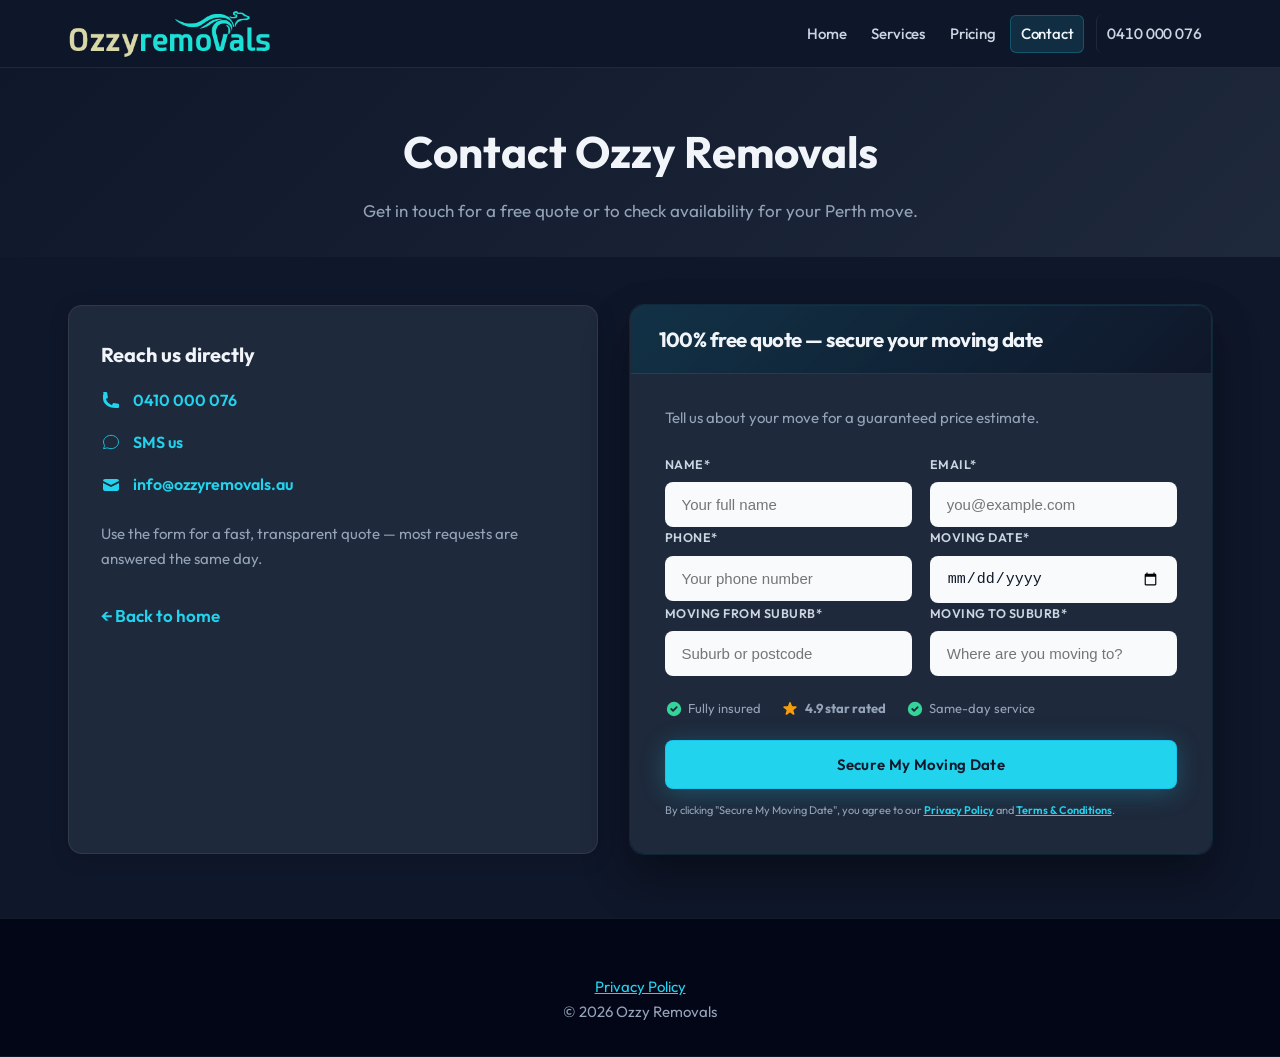
<file: contact.html>
<!DOCTYPE html>
<html lang="en">
<head>
    <meta charset="UTF-8">
    <meta name="viewport" content="width=device-width, initial-scale=1.0">
    <title>Contact Ozzy Removals | Perth Removalists</title>
    <meta name="description" content="Contact Ozzy Removals for Perth house, furniture and office moves. Call 0410 000 076 or request a free quote online.">
    <link rel="preconnect" href="https://fonts.googleapis.com">
    <link rel="preconnect" href="https://fonts.gstatic.com" crossorigin>
    <link href="https://fonts.googleapis.com/css2?family=Outfit:wght@400;500;600;700;800&display=swap" rel="stylesheet">
    <link rel="stylesheet" href="styles.css">
    <style>
        /* Toastify-like notifications (self-contained, no external deps) */
        .toastify-container {
            position: fixed;
            right: 1rem;
            bottom: 1rem;
            z-index: 2000;
            display: flex;
            flex-direction: column;
            gap: 0.75rem;
            pointer-events: none;
        }

        .toastify-toast {
            pointer-events: auto;
            position: relative;
            min-width: 260px;
            max-width: 360px;
            display: flex;
            align-items: flex-start;
            gap: 0.75rem;
            padding: 0.9rem 1rem;
            border-radius: 12px;
            background: var(--bg-elevated);
            color: var(--text-on-dark);
            border: 1px solid var(--border-subtle);
            box-shadow: var(--shadow-md);
            animation: toastifyIn 0.35s cubic-bezier(0.25, 1, 0.35, 1) both;
        }

        .toastify-toast--success {
            border-color: rgba(16, 185, 129, 0.45);
        }

        .toastify-toast--error {
            border-color: rgba(239, 68, 68, 0.45);
        }

        .toastify-toast__icon {
            width: 18px;
            height: 18px;
            flex-shrink: 0;
            margin-top: 0.1rem;
        }

        .toastify-toast__title {
            font-weight: 800;
            letter-spacing: -0.01em;
        }

        .toastify-toast__message {
            margin-top: 0.15rem;
            color: var(--text-muted);
            font-size: 0.95rem;
            line-height: 1.35;
        }

        .toastify-toast__close {
            margin-left: auto;
            border: none;
            background: transparent;
            color: inherit;
            cursor: pointer;
            padding: 0;
            font-size: 1.15rem;
            line-height: 1;
            opacity: 0.8;
        }

        .toastify-progress {
            position: absolute;
            left: 0;
            right: 0;
            bottom: 0;
            height: 3px;
            background: rgba(255, 255, 255, 0.08);
            border-radius: 0 0 12px 12px;
            overflow: hidden;
        }

        .toastify-progress > span {
            display: block;
            height: 100%;
            width: 100%;
            transform-origin: left;
            background: var(--color-accent);
            animation: toastifyProgress 3.2s linear both;
        }

        .toastify-toast--error .toastify-progress > span {
            background: #f87171;
        }

        @keyframes toastifyIn {
            from { transform: translateY(14px); opacity: 0; }
            to { transform: translateY(0); opacity: 1; }
        }

        @keyframes toastifyOut {
            from { transform: translateY(0); opacity: 1; }
            to { transform: translateY(10px); opacity: 0; }
        }

        @keyframes toastifyProgress {
            from { transform: scaleX(1); }
            to { transform: scaleX(0); }
        }
    </style>
    <script type="application/ld+json">
        {
            "@context": "https://schema.org",
            "@type": "ContactPage",
            "name": "Contact Ozzy Removals | Perth Removalists",
            "description": "Request a free moving quote or contact Ozzy Removals by phone, SMS, or email.",
            "mainEntity": {
                "@type": "Action",
                "name": "Request a Moving Quote",
                "target": {
                    "@type": "EntryPoint",
                    "urlTemplate": "https://ozzyremovals.au/contact.html#quote-form",
                    "actionPlatform": ["http://schema.org/DesktopWebPlatform", "http://schema.org/MobileWebPlatform"]
                }
            }
        }
    </script>
</head>
<body>
    <svg style="display:none;" aria-hidden="true" xmlns="http://www.w3.org/2000/svg">
        <symbol id="icon-checkmark-circle" viewBox="0 0 20 20" fill="currentColor">
            <path fill-rule="evenodd" d="M10 18a8 8 0 100-16 8 8 0 000 16zm3.707-9.293a1 1 0 00-1.414-1.414L9 10.586 7.707 9.293a1 1 0 00-1.414 1.414l2 2a1 1 0 001.414 0l4-4z" clip-rule="evenodd" />
        </symbol>
        <symbol id="icon-star" viewBox="0 0 20 20" fill="currentColor">
            <path d="M9.049 2.927c.3-.921 1.603-.921 1.902 0l1.07 3.292a1 1 0 00.95.69h3.462c.969 0 1.371 1.24.588 1.81l-2.8 2.034a1 1 0 00-.364 1.118l1.07 3.292c.3.921-.755 1.688-1.54 1.118l-2.8-2.034a1 1 0 00-1.175 0l-2.8 2.034c-.784.57-1.838-.197-1.539-1.118l1.07-3.292a1 1 0 00-.364-1.118L2.98 8.72c-.783-.57-.38-1.81.588-1.81h3.461a1 1 0 00.951-.69l1.07-3.292z" />
        </symbol>
        <symbol id="icon-phone" viewBox="0 0 20 20" fill="currentColor">
            <path d="M2 3a1 1 0 011-1h2.153a1 1 0 01.986.836l.74 4.435a1 1 0 01-.54 1.06l-1.548.773a11.037 11.037 0 006.105 6.105l.774-1.548a1 1 0 011.06-.54l4.435.74a1 1 0 01.836.986V17a1 1 0 01-1 1h-2C6.477 18 2 13.523 2 8V5a1 1 0 011-1z" />
        </symbol>
    </svg>

    <a href="#main-content" class="skip-link">Skip to main content</a>

    <div class="page-wrap">
        <header id="main-header" class="site-header">
            <nav class="container site-header__inner" role="navigation" aria-label="Main Navigation">
                <a href="index.html" class="site-header__logo">
                    <img src="images/logo-main.png" alt="Ozzy Removals Logo" class="logo-invert" width="160" height="48">
                </a>    
                <div class="nav-mobile-actions">
                    <a href="tel:0410000076" class="call-btn-mobile" aria-label="Call Now 0410 000 076">
                        <svg role="img"><use href="#icon-phone"></use></svg>
                    </a>
                    <button type="button" id="mobile-menu-button" class="icon-btn" aria-label="Toggle navigation menu" aria-controls="mobile-menu" aria-expanded="false">
                        <svg xmlns="http://www.w3.org/2000/svg" width="24" height="24" fill="none" viewBox="0 0 24 24" stroke="currentColor" aria-hidden="true">
                            <path stroke-linecap="round" stroke-linejoin="round" stroke-width="2" d="M4 6h16M4 12h16m-7 6h7" />
                        </svg>
                    </button>
                </div>
                <div class="nav-desktop">
                    <a href="index.html">Home</a>
                    <a href="index.html#services">Services</a>
                    <a href="index.html#pricing">Pricing</a>
                    <a href="contact.html" class="is-active">Contact</a>
                    <a href="tel:0410000076" class="nav-desktop__phone">0410 000 076</a>
                </div>
            </nav>
            <div id="mobile-menu" class="mobile-menu">
                <a href="index.html">Home</a>
                <a href="index.html#services">Services</a>
                <a href="index.html#pricing">Pricing</a>
                <a href="contact.html">Contact</a>
                <a href="#quote-form" class="mobile-menu__cta">Book Your Move</a>
            </div>
        </header>

        <main id="main-content">
            <header class="contact-hero">
                <div class="container">
                    <h1>Contact Ozzy Removals</h1>
                    <p>Get in touch for a free quote or to check availability for your Perth move.</p>
                </div>
            </header>

            <div class="contact-shell">
                <div class="container contact-grid">
                    <div class="contact-card">
                        <h2>Reach us directly</h2>
                        <ul class="contact-list">
                            <li>
                                <svg role="img" aria-hidden="true"><use href="#icon-phone"></use></svg>
                                <a href="tel:0410000076">0410 000 076</a>
                            </li>
                            <li>
                                <svg xmlns="http://www.w3.org/2000/svg" width="20" height="20" fill="none" viewBox="0 0 24 24" stroke="currentColor" aria-hidden="true"><path d="M8 12h.01M12 12h.01M16 12h.01M21 12c0 4.418-4.03 8-9 8a9.863 9.863 0 01-4.255-.949L3 20l1.395-3.72C3.512 15.042 3 13.574 3 12c0-4.418 4.03-8 9-8s9 3.582 9 8z" /></svg>
                                <a href="sms:0410000076">SMS us</a>
                            </li>
                            <li>
                                <svg xmlns="http://www.w3.org/2000/svg" width="20" height="20" viewBox="0 0 20 20" fill="currentColor" aria-hidden="true"><path d="M2.003 5.884L10 9.882l7.997-3.998A2 2 0 0016 4H4a2 2 0 00-1.997 1.884z" /><path d="M18 8.118l-8 4-8-4V14a2 2 0 002 2h12a2 2 0 002-2V8.118z" /></svg>
                                <a href="mailto:info@ozzyremovals.au">info@ozzyremovals.au</a>
                            </li>
                        </ul>
                        <p style="margin-top:1.5rem;font-size:0.9375rem;">Use the form for a fast, transparent quote — most requests are answered the same day.</p>
                        <a href="index.html" style="display:inline-block;margin-top:1rem;font-weight:600;color:var(--color-accent);">← Back to home</a>
                    </div>

                  
                    <div id="quote-form" class="quote-card">
                        <div class="quote-card__head">
                            <h2>100% free quote — secure your moving date</h2>
                        </div>
                        <div class="quote-card__body">
                            <p class="quote-card__intro">Tell us about your move for a guaranteed price estimate.</p>
                            <form action="http://localhost/images/send_mail.php" method="POST" novalidate>
                                <input type="hidden" id="utm_campaign" name="utm_campaign" value="">
                                <input type="hidden" id="utm_term" name="utm_term" value="">
                                <input type="hidden" name="gclid" id="gclid">
                                <input type="hidden" name="gbraid" id="gbraid">
                                <input type="hidden" name="wbraid" id="wbraid">
                                <div class="form-grid form-grid--2">
                                    <div class="input-container form-field">
                                        <label for="name">Name*</label>
                                        <input type="text" id="name" name="name" placeholder="Your full name" required pattern="[A-Za-z\s']{2,50}">
                                    </div>
                                    <div class="input-container form-field">
                                        <label for="email">Email*</label>
                                        <input type="email" id="email" name="email" placeholder="you@example.com" required inputmode="email">
                                    </div>
                                </div>
                                <div class="form-grid form-grid--2">
                                    <div class="input-container form-field">
                                        <label for="phone">Phone*</label>
                                        <input type="tel" id="phone" name="phone" placeholder="Your phone number" required inputmode="tel" pattern="[0-9\s]{8,15}">
                                    </div>
                                    <div class="input-container form-field">
                                        <label for="date">Moving date*</label>
                                        <input type="date" id="date" name="date" required>
                                    </div>
                                </div>
                                <div class="form-grid form-grid--2">
                                    <div class="input-container form-field relative">
                                        <label for="pickup">Moving from suburb*</label>
                                        <input type="text" id="pickup" name="pickup" placeholder="Suburb or postcode" required autocomplete="off">
                                    </div>
                                    <div class="input-container form-field relative">
                                        <label for="drop">Moving to suburb*</label>
                                        <input type="text" id="drop" name="drop" placeholder="Where are you moving to?" required autocomplete="off">
                                    </div>
                                </div>
                                <div class="quote-card__trust">
                                    <span><svg role="img" class="text-green" width="18" height="18"><use href="#icon-checkmark-circle"></use></svg> Fully insured</span>
                                    <span><svg role="img" class="star" width="18" height="18"><use href="#icon-star"></use></svg> <strong>4.9 star rated</strong></span>
                                    <span><svg role="img" class="text-green" width="18" height="18"><use href="#icon-checkmark-circle"></use></svg> Same-day service</span>
                                </div>
                                <button type="submit" id="hero-form-cta" class="btn-gradient">
                                    <svg class="svg-spinner hidden" xmlns="http://www.w3.org/2000/svg" fill="none" viewBox="0 0 24 24" width="20" height="20" aria-hidden="true">
                                        <circle class="opacity-25" cx="12" cy="12" r="10" stroke="currentColor" stroke-width="4"></circle>
                                        <path class="opacity-75" fill="currentColor" d="M4 12a8 8 0 018-8V0C5.373 0 0 5.373 0 12h4zm2 5.291A7.962 7.962 0 014 12H0c0 3.042 1.135 5.824 3 7.938l3-2.647z"></path>
                                    </svg>
                                    <span id="hero-form-cta-text">Secure My Moving Date</span>
                                </button>
                                <p class="quote-card__legal">By clicking &quot;Secure My Moving Date&quot;, you agree to our <a href="#footer">Privacy Policy</a> and <a href="#footer">Terms &amp; Conditions</a>.</p>
                           
                        </div>
                    </div>
                    </form>
                </div>
            </div>
        </main>

        <footer id="footer" class="site-footer">
            <div class="container">
                <div class="footer-bottom" style="border-top:none;padding-top:0;">
                    <p><a href="index.html#footer">Privacy Policy</a></p>
                    <p>&copy; <span id="current-year">2026</span> Ozzy Removals</p>
                </div>
            </div>
        </footer>

        <div id="mobile-sticky-footer" class="footer-mobile-bar">
            <a href="#quote-form">
                <svg xmlns="http://www.w3.org/2000/svg" viewBox="0 0 20 20" fill="currentColor" width="20" height="20" aria-hidden="true"><path d="M17.414 2.586a2 2 0 00-2.828 0L7 10.172V13h2.828l7.586-7.586a2 2 0 000-2.828z" /><path fill-rule="evenodd" d="M2 6a2 2 0 012-2h4a1 1 0 010 2H4v10h10v-4a1 1 0 112 0v4a2 2 0 01-2 2H4a2 2 0 01-2-2V6z" clip-rule="evenodd" /></svg>
                <span>Quote</span>
            </a>
            <a href="tel:0410000076">
                <svg role="img" width="20" height="20" aria-hidden="true"><use href="#icon-phone"></use></svg>
                <span>Call</span>
            </a>
            <a href="sms:0410000076">
                <svg xmlns="http://www.w3.org/2000/svg" width="20" height="20" fill="none" viewBox="0 0 24 24" stroke="currentColor" aria-hidden="true"><path d="M8 12h.01M12 12h.01M16 12h.01M21 12c0 4.418-4.03 8-9 8a9.863 9.863 0 01-4.255-.949L3 20l1.395-3.72C3.512 15.042 3 13.574 3 12c0-4.418 4.03-8 9-8s9 3.582 9 8z" /></svg>
                <span>SMS</span>
            </a>
        </div>
    </div>

    <div id="toastify-root" class="toastify-container" aria-live="polite" aria-relevant="additions"></div>

    <script>
        document.addEventListener("DOMContentLoaded", function() {
            document.getElementById("current-year").textContent = new Date().getFullYear();

            var menuButton = document.getElementById("mobile-menu-button");
            var mobileMenu = document.getElementById("mobile-menu");
            if (menuButton && mobileMenu) {
                menuButton.addEventListener("click", function() {
                    var open = mobileMenu.classList.toggle("is-open");
                    menuButton.setAttribute("aria-expanded", open ? "true" : "false");
                });
            }

            function getCookie(name) {
                var value = "; " + document.cookie;
                var parts = value.split("; " + name + "=");
                if (parts.length === 2) return parts.pop().split(";").shift();
                return null;
            }

            function captureUrlParams() {
                var urlParams = new URLSearchParams(window.location.search);
                var trackingFields = ["utm_campaign", "utm_term", "gclid", "gbraid", "wbraid"];
                trackingFields.forEach(function(field) {
                    var v = urlParams.get(field);
                    if (v) {
                        var input = document.getElementById(field);
                        if (input) input.value = v;
                        document.cookie = field + "=" + v + "; path=/; max-age=" + (60 * 60 * 24 * 90) + "; SameSite=Lax";
                    }
                });
                trackingFields.forEach(function(field) {
                    var cookieValue = getCookie(field);
                    if (cookieValue) {
                        var input = document.getElementById(field);
                        if (input && !input.value) input.value = cookieValue;
                    }
                });
            }
            captureUrlParams();

            function displayError(input, message) {
                var container = input.closest(".input-container");
                if (!container) return;
                var errorEl = container.querySelector(".error-message");
                if (!errorEl) {
                    errorEl = document.createElement("p");
                    errorEl.className = "error-message";
                    errorEl.setAttribute("aria-live", "polite");
                    container.appendChild(errorEl);
                }
                if (message) {
                    errorEl.textContent = message;
                    input.classList.add("input-error");
                    input.setAttribute("aria-invalid", "true");
                } else {
                    errorEl.textContent = "";
                    input.classList.remove("input-error");
                    input.setAttribute("aria-invalid", "false");
                }
            }

            function validateField(input) {
                if (input.id === "pickup" || input.id === "drop") {
                    if (!input.value.trim()) {
                        displayError(input, "Please enter a suburb.");
                        return false;
                    }
                    displayError(input, "");
                    return true;
                }
                var isValid = input.checkValidity();
                var errorMessage = "";
                if (!isValid) {
                    if (input.validity.valueMissing) errorMessage = "This field is required.";
                    else if (input.id === "phone") errorMessage = "Invalid phone number (8-15 digits).";
                    else if (input.id === "email") errorMessage = "Invalid email address.";
                    displayError(input, errorMessage);
                } else {
                    displayError(input, "");
                }
                return isValid;
            }

            function showToast(type, title, message) {
                var root = document.getElementById("toastify-root");
                if (!root) return;

                var toast = document.createElement("div");
                toast.className = "toastify-toast toastify-toast--" + type;
                toast.setAttribute("role", "status");
                toast.setAttribute("aria-live", "polite");

                var icon = document.createElement("div");
                icon.className = "toastify-toast__icon";
                icon.innerHTML = type === "success"
                    ? "<svg width='18' height='18' viewBox='0 0 20 20' fill='none' xmlns='http://www.w3.org/2000/svg'><path fill-rule='evenodd' clip-rule='evenodd' d='M10 18a8 8 0 100-16 8 8 0 000 16zm3.707-9.293a1 1 0 00-1.414-1.414L9 10.586 7.707 9.293a1 1 0 00-1.414 1.414l2 2a1 1 0 001.414 0l4-4z' fill='currentColor'/></svg>"
                    : "<svg width='18' height='18' viewBox='0 0 20 20' fill='none' xmlns='http://www.w3.org/2000/svg'><path fill-rule='evenodd' clip-rule='evenodd' d='M18 10A8 8 0 1 1 2 10a8 8 0 0 1 16 0Zm-8.002-3.2a.75.75 0 0 0-1.5 0v4.8a.75.75 0 0 0 1.5 0v-4.8Zm0 7.1a1 1 0 1 0 0-2 1 1 0 0 0 0 2Z' fill='currentColor'/></svg>";

                toast.style.color = "var(--text-on-dark)";
                toast.style.borderColor = type === "success" ? "rgba(16, 185, 129, 0.45)" : "rgba(239, 68, 68, 0.45)";

                var content = document.createElement("div");
                content.style.flex = "1";

                var t = document.createElement("div");
                t.className = "toastify-toast__title";
                t.textContent = title;

                var m = document.createElement("div");
                m.className = "toastify-toast__message";
                m.textContent = message;

                content.appendChild(t);
                content.appendChild(m);

                var closeBtn = document.createElement("button");
                closeBtn.className = "toastify-toast__close";
                closeBtn.type = "button";
                closeBtn.setAttribute("aria-label", "Dismiss notification");
                closeBtn.textContent = "×";
                closeBtn.addEventListener("click", function() {
                    toast.style.animation = "toastifyOut 0.25s ease both";
                    window.setTimeout(function() {
                        toast.remove();
                    }, 240);
                });

                var progress = document.createElement("div");
                progress.className = "toastify-progress";
                progress.innerHTML = "<span></span>";

                toast.appendChild(icon);
                toast.appendChild(content);
                toast.appendChild(closeBtn);
                toast.appendChild(progress);

                root.appendChild(toast);

                window.setTimeout(function() {
                    if (toast.parentNode) {
                        toast.style.animation = "toastifyOut 0.25s ease both";
                        window.setTimeout(function() {
                            toast.remove();
                        }, 240);
                    }
                }, 3200);
            }

            var heroForm = document.querySelector('form[action="/send_mail.php"]');
            if (heroForm) {
                heroForm.querySelectorAll("input[required]").forEach(function(input) {
                    input.addEventListener("blur", function() { validateField(input); });
                });
                heroForm.addEventListener("submit", function(e) {
                    e.preventDefault();
                    var allValid = true;
                    heroForm.querySelectorAll("input[required]").forEach(function(input) {
                        if (!validateField(input)) allValid = false;
                    });

                    if (!allValid) {
                        showToast("error", "Check your details", "Please complete the required fields highlighted in the form.");
                        return;
                    }

                    var submitBtn = heroForm.querySelector('button[type="submit"]');
                    var spinner = submitBtn ? submitBtn.querySelector(".svg-spinner") : null;
                    if (submitBtn) submitBtn.disabled = true;
                    if (spinner) spinner.classList.remove("hidden");

                    window.dataLayer = window.dataLayer || [];
                    window.dataLayer.push({
                        event: "form_submit",
                        form_type: "contact_quote"
                    });

                    var formData = new FormData(heroForm);
                    fetch(heroForm.action, {
                        method: "POST",
                        body: formData
                    })
                        .then(function(res) {
                            // send_mail.php redirects; fetch will follow and we can use res.url to detect outcome
                            return res.text().then(function(text) {
                                return { ok: res.ok, status: res.status, url: res.url || "", text: text };
                            });
                        })
                        .then(function(result) {
                            if (spinner) spinner.classList.add("hidden");
                            if (submitBtn) submitBtn.disabled = false;

                            var finalUrl = result.url || "";

                            if (finalUrl.indexOf("thankyou.php") !== -1) {
                                showToast("success", "Quote request sent", "Thank you — our team has received your details and will contact you shortly to confirm your move.");
                                window.setTimeout(function() {
                                    window.location.href = finalUrl;
                                }, 900);
                                return;
                            }

                            if (finalUrl.indexOf("error=") !== -1) {
                                var params = new URLSearchParams(finalUrl.split("?")[1] || "");
                                var err = params.get("error") || "";
                                var msg = err === "missingfields"
                                    ? "Please fill in all required fields and try again."
                                    : (err === "mailfail" ? "Sorry, we couldn’t send your request right now. Please try again." : "Something went wrong. Please try again.");

                                showToast("error", "Submission failed", msg);
                                return;
                            }

                            // Fallback: infer success from HTTP status
                            if (result.ok) {
                                showToast("success", "Request received", "Thanks! We will be in touch shortly.");
                                window.setTimeout(function() {
                                    window.location.href = finalUrl || "/";
                                }, 900);
                            } else {
                                showToast("error", "Submission failed", "Please try again in a moment.");
                            }
                        })
                        .catch(function() {
                            if (spinner) spinner.classList.add("hidden");
                            if (submitBtn) submitBtn.disabled = false;
                            showToast("error", "Network error", "Please check your connection and try again.");
                        });
                });
            }
        });
    </script>
</body>
</html>
</file>
<file: styles.css>
/* Ozzy Removals — slate / sky / gold (distinctive layout, not template-default) */

:root {
  --color-accent: #22d3ee;
  --color-accent-hover: #0891b2;
  --color-accent-soft: rgba(34, 211, 238, 0.15);
  --color-accent-border: rgba(34, 211, 238, 0.45);
  --color-gold: #f59e0b;
  --color-gold-hover: #d97706;
  --color-ozzy-red: var(--color-accent);
  --color-ozzy-red-dark: var(--color-accent-hover);
  --color-ozzy-red-light: #e0f2fe;

  --bg-page: #0f172a;
  --bg-elevated: #1e293b;
  --bg-card: #1e293b;
  --bg-muted: #f1f5f9;
  --bg-white: #ffffff;
  --border-subtle: rgba(241, 245, 249, 0.08);
  --border-light: #e2e8f0;

  --text-primary: #0f172a;
  --text-secondary: #475569;
  --text-on-dark: #f1f5f9;
  --text-muted: #94a3b8;

  --header-height: 4.25rem;
  --radius-sm: 0.375rem;
  --radius-md: 0.5rem;
  --radius-lg: 0.875rem;
  --radius-btn: 0.5rem;

  --shadow-sm: 0 1px 2px rgba(0, 0, 0, 0.06);
  --shadow-md: 0 4px 20px rgba(0, 0, 0, 0.15);
  --shadow-lg: 0 12px 40px rgba(0, 0, 0, 0.2);
  --shadow-accent: 0 4px 24px rgba(34, 211, 238, 0.25);

  --font-display: "Outfit", system-ui, sans-serif;
  --font-sans: "Outfit", system-ui, sans-serif;
  --transition: 0.2s cubic-bezier(0.25, 0.1, 0.25, 1);
}

*,
*::before,
*::after {
  box-sizing: border-box;
}

html {
  scroll-behavior: smooth;
}

body {
  margin: 0;
  font-family: var(--font-sans);
  font-size: 1.0625rem;
  line-height: 1.65;
  color: #cbd5e1;
  background: var(--bg-page);
  overflow-x: hidden;
  -webkit-font-smoothing: antialiased;
  text-rendering: optimizeLegibility;
}

img,
video,
iframe {
  display: block;
  max-width: 100%;
  height: auto;
}

a {
  color: inherit;
  text-decoration: none;
}

ul {
  margin: 0;
  padding: 0;
}

/* ---------- Layout ---------- */

.container {
  width: 100%;
  max-width: 75rem;
  margin-left: auto;
  margin-right: auto;
  padding-left: clamp(1rem, 4vw, 1.75rem);
  padding-right: clamp(1rem, 4vw, 1.75rem);
}

.page-wrap {
  display: flex;
  flex-direction: column;
  min-height: 100vh;
}

main {
  flex: 1;
}

.hidden {
  display: none !important;
}

/* ---------- Skip link ---------- */

.skip-link {
  position: absolute;
  left: -10000px;
  top: auto;
  width: 1px;
  height: 1px;
  overflow: hidden;
}

.skip-link:focus {
  position: fixed;
  z-index: 10000;
  top: 1rem;
  left: 1rem;
  width: auto;
  height: auto;
  padding: 0.75rem 1rem;
  background: var(--bg-white);
  color: #0f172a;
  font-weight: 600;
  border: 2px solid var(--color-accent);
  border-radius: var(--radius-sm);
  overflow: visible;
}

/* ---------- Header ---------- */

.site-header {
  position: fixed;
  top: 0;
  left: 0;
  right: 0;
  z-index: 100;
  height: var(--header-height);
  background: rgba(15, 23, 42, 0.96);
  backdrop-filter: blur(10px);
  border-bottom: 1px solid var(--border-subtle);
}

.site-header__inner {
  display: flex;
  align-items: center;
  justify-content: space-between;
  height: var(--header-height);
  gap: 1rem;
}

.site-header__logo img {
  height: 2.5rem;
  width: auto;
}

@media (min-width: 768px) {
  .site-header__logo img {
    height: 3rem;
  }
}

.logo-invert {
  filter: invert(100%);
}

.nav-desktop {
  display: none;
  align-items: center;
  gap: 0.25rem;
}

@media (min-width: 768px) {
  .nav-desktop {
    display: flex;
  }
}

.nav-desktop a {
  font-weight: 500;
  font-size: 0.9375rem;
  letter-spacing: -0.01em;
  text-transform: none;
  color: #cbd5e1;
  padding: 0.4rem 0.65rem;
  border-radius: var(--radius-sm);
  transition: color var(--transition), background var(--transition);
}

.nav-desktop a:hover {
  color: var(--text-on-dark);
  background: rgba(255, 255, 255, 0.06);
}

.nav-desktop a.is-active:not(.nav-desktop__phone) {
  color: var(--text-on-dark);
  background: rgba(34, 211, 238, 0.12);
  box-shadow: inset 0 0 0 1px rgba(34, 211, 238, 0.25);
}

.nav-desktop__phone {
  font-size: 0.9375rem;
  font-weight: 700;
  font-variant-numeric: tabular-nums;
  letter-spacing: -0.02em;
  margin-left: 0.5rem;
  padding: 0.45rem 0.85rem;
  padding-left: 1rem;
  border-left: 1px solid var(--border-subtle);
  border-radius: var(--radius-sm);
  color: var(--color-gold);
}

.nav-desktop__phone:hover {
  color: #fbbf24;
  background: rgba(245, 158, 11, 0.08);
}

.nav-mobile-actions {
  display: flex;
  align-items: center;
  gap: 0.5rem;
}

@media (min-width: 768px) {
  .nav-mobile-actions {
    display: none;
  }
}

.icon-btn {
  display: inline-flex;
  align-items: center;
  justify-content: center;
  padding: 0.5rem;
  border: none;
  border-radius: var(--radius-sm);
  background: transparent;
  color: var(--text-on-dark);
  cursor: pointer;
  transition: background var(--transition);
}

.icon-btn:hover {
  background: rgba(255, 255, 255, 0.08);
}

.call-btn-mobile {
  display: inline-flex;
  align-items: center;
  justify-content: center;
  padding: 0.5rem;
  border-radius: var(--radius-btn);
  background: var(--color-gold);
  color: #0f172a;
  box-shadow: none;
}

.call-btn-mobile svg {
  width: 1.5rem;
  height: 1.5rem;
}

.mobile-menu {
  display: none;
  background: var(--bg-elevated);
  border-top: 1px solid rgba(148, 163, 184, 0.12);
  box-shadow: var(--shadow-lg);
}

.mobile-menu.is-open {
  display: block;
}

@media (min-width: 768px) {
  .mobile-menu {
    display: none !important;
  }
}

.mobile-menu a {
  display: block;
  padding: 0.875rem 1rem;
  font-weight: 600;
  color: var(--text-on-dark);
  border-bottom: 1px solid rgba(148, 163, 184, 0.08);
}

.mobile-menu a:hover {
  background: rgba(255, 255, 255, 0.05);
}

.mobile-menu__cta {
  margin: 1rem;
  text-align: center;
  background: var(--color-accent);
  color: #0f172a !important;
  border-radius: var(--radius-btn);
  padding: 0.875rem !important;
  border: none !important;
  text-transform: none;
  font-weight: 700;
  font-size: 0.9375rem;
  letter-spacing: -0.01em;
}

/* ---------- Main offset for fixed header ---------- */

#main-content {
  padding-top: var(--header-height);
}

/* ---------- Floating CTAs ---------- */

.floating-call {
  position: fixed;
  bottom: 1.25rem;
  left: 1.25rem;
  z-index: 50;
  display: none;
  align-items: center;
  gap: 0.5rem;
  padding: 0.75rem 1.125rem;
  background: var(--color-gold);
  color: #0f172a;
  font-weight: 600;
  font-size: 0.9375rem;
  border-radius: var(--radius-btn);
  border: 1px solid rgba(15, 23, 42, 0.12);
  box-shadow: var(--shadow-md);
  transition: background var(--transition);
}

.floating-call:hover {
  background: var(--color-gold-hover);
  color: #0f172a;
}

@media (min-width: 768px) {
  .floating-call {
    display: flex;
  }
}

/* Hero already includes call + quote — avoid stacking with fixed CTAs on large screens */
@media (min-width: 1024px) {
  .floating-call,
  .fixed-quote-btn {
    display: none !important;
  }
}

.floating-call svg {
  width: 1.5rem;
  height: 1.5rem;
}

.fixed-quote-btn {
  position: fixed;
  bottom: 1.25rem;
  right: 1.25rem;
  z-index: 50;
  display: none;
  padding: 0.75rem 1.125rem;
  font-weight: 600;
  font-size: 0.875rem;
  letter-spacing: 0.03em;
  text-transform: uppercase;
  color: #0f172a;
  background: var(--color-accent);
  border-radius: var(--radius-btn);
  border: 1px solid rgba(14, 165, 233, 0.35);
  box-shadow: var(--shadow-md);
  transition: background var(--transition);
}

.fixed-quote-btn:hover {
  background: var(--color-accent-hover);
  color: #0f172a;
}

@media (min-width: 768px) {
  .fixed-quote-btn {
    display: inline-block;
  }
}

/* ---------- Hero ---------- */

.hero {
  position: relative;
  overflow: hidden;
  color: var(--text-on-dark);
  background: var(--bg-page);
}

/* Backdrop only — hero photo lives in .hero__visual for a clear right column */
.hero::before {
  content: "";
  position: absolute;
  inset: 0;
  background: linear-gradient(
    105deg,
    var(--bg-page) 0%,
    var(--bg-page) 36%,
    #151f33 58%,
    #1a2740 100%
  );
  z-index: 0;
}

/* Film grain + vignette so the hero feels photographic, not a flat block */
.hero::after {
  content: "";
  position: absolute;
  inset: 0;
  z-index: 1;
  pointer-events: none;
  background:
    radial-gradient(ellipse 120% 80% at 85% 45%, transparent 35%, rgba(15, 23, 42, 0.55) 100%),
    url("data:image/svg+xml,%3Csvg viewBox='0 0 256 256' xmlns='http://www.w3.org/2000/svg'%3E%3Cfilter id='n'%3E%3CfeTurbulence type='fractalNoise' baseFrequency='0.85' numOctaves='4' stitchTiles='stitch'/%3E%3C/filter%3E%3Crect width='100%25' height='100%25' filter='url(%23n)' opacity='0.5'/%3E%3C/svg%3E");
  opacity: 0.06;
  mix-blend-mode: overlay;
}

.hero__inner {
  position: relative;
  z-index: 2;
  padding: 0 0 4.85rem;
  margin-top: 20px;
}

@media (min-width: 768px) {
  .hero__inner {
    padding: 0 0 5.95rem;
  }
}

.hero__grid {
  display: grid;
  gap: 2.75rem;
  align-items: start;
}

@media (min-width: 1024px) {
  .hero__grid {
    grid-template-columns: minmax(0, 1fr) minmax(0, 1fr);
    gap: clamp(2rem, 4vw, 3.5rem);
    align-items: stretch;
    min-height: min(32rem, calc(100vh - var(--header-height) - 6rem));
  }
}

.hero__visual {
  position: relative;
  display: flex;
  flex-direction: column;
}

@media (max-width: 1023px) {
  .hero__visual {
    width: 100%;
    max-width: 36rem;
    margin-left: auto;
    margin-right: auto;
  }
}

@media (min-width: 1024px) {
  .hero__visual {
    min-height: 0;
  }
}

.hero__figure {
  margin: 0;
  position: relative;
  border-radius: var(--radius-lg);
  overflow: hidden;
  box-shadow:
    var(--shadow-lg),
    0 0 0 1px rgba(34, 211, 238, 0.22),
    0 28px 56px rgba(0, 0, 0, 0.35);
  display: flex;
  flex-direction: column;
  flex: 1;
  min-height: 16rem;
}

.hero__figure::before {
  content: "";
  position: absolute;
  inset: 0;
  z-index: 1;
  pointer-events: none;
  background: linear-gradient(
    180deg,
    transparent 50%,
    rgba(15, 23, 42, 0.78) 100%
  );
  border-radius: inherit;
}

.hero__figure img {
  display: block;
  width: 100%;
  flex: 1 1 auto;
  min-height: 14rem;
  height: auto;
  object-fit: cover;
  object-position: center;
}

@media (min-width: 1024px) {
  .hero__figure {
    min-height: 100%;
  }

  .hero__figure img {
    flex: 1 1 auto;
    min-height: 0;
    object-position: 50% center;
  }
}

.hero__caption {
  position: absolute;
  left: 0;
  right: auto;
  max-width: 90%;
  bottom: 0;
  z-index: 2;
  display: flex;
  flex-direction: column;
  gap: 0.2rem;
  padding: 1rem 1.25rem 1.125rem;
  margin: 0;
  text-align: left;
}

.hero__caption-kicker {
  font-size: 0.625rem;
  font-weight: 700;
  letter-spacing: 0.18em;
  text-transform: uppercase;
  color: var(--color-gold);
}

.hero__caption-text {
  font-size: 0.9375rem;
  font-weight: 600;
  letter-spacing: -0.02em;
  color: var(--text-on-dark);
  text-shadow: 0 1px 12px rgba(15, 23, 42, 0.9);
}

.hero__copy {
  position: relative;
  max-width: 42rem;
  padding-left: 0.15rem;
  display: flex;
  flex-direction: column;
  min-height: 0;
}

@media (min-width: 1024px) {
  .hero__copy {
    height: 100%;
  }

  .hero__copy-bottom {
    margin-top: auto;
    padding-top: 1.5rem;
    align-items: center;
  }
}

@media (min-width: 768px) {
  .hero__copy::before {
    content: "";
    position: absolute;
    left: -0.35rem;
    top: 0.15rem;
    bottom: 0.15rem;
    width: 3px;
    border-radius: 3px;
    background: linear-gradient(180deg, var(--color-gold) 0%, var(--color-accent) 55%, rgba(34, 211, 238, 0.35) 100%);
    align-items: flex-start;
  }
}

.hero__eyebrow {
  display: inline-block;
  font-family: var(--font-sans);
  font-size: 0.6875rem;
  font-weight: 600;
  letter-spacing: 0.2em;
  text-transform: uppercase;
  color: var(--color-accent);
  margin-bottom: 1.1rem;
}

.hero__title {
  margin: 0 0 1.25rem;
  font-family: var(--font-display);
  font-size: clamp(1.575rem, 3.0vw + 0.35rem, 3rem);
  font-weight: 500;
  line-height: 1.08;
  letter-spacing: 0.035em;
  color: var(--text-on-dark);
}

/* comment */

.hero__also-serving {
  margin-top: 14px;
  font-size: 13px;
  color: #9ca3af;
}

.hero__also-serving span {
  margin-right: 8px;
  color: #6b7280;
}

.hero__also-serving a {
  display: inline-block;
  margin-right: 8px;
  padding: 6px 12px;
  border-radius: 20px;
  background: rgba(45, 212, 191, 0.12);
  color: #2DD4BF;
  text-decoration: none;
  font-weight: 500;
  transition: all 0.3s ease;
}

.hero__also-serving a:hover {
  background: #2DD4BF;
  color: #fff;
}

.hero__also-serving {
  margin-top: 18px;
}

.hero__also-serving span {
  display: block;
  font-size: 14px;
  font-weight: 800;
  color: #9ca3af;
  margin-bottom: 8px;
  text-align: center;
}

.locations {
  display: flex;
  gap: 8px;
  margin-bottom: 14px;
  width: 100%;
}

.locations a {
  flex: 1;
  padding: 14px 18px; /* increase height to match top buttons */
  border-radius: 10px;
  background: #2DD4BF;
  color: #000;
  text-decoration: none;
  font-weight: 600;
  font-size: 14px;

  display: flex;              /* 🔥 IMPORTANT */
  justify-content: center;    /* center text horizontally */
  align-items: center;        /* center text vertically */
}
/* .locations a {
  padding: 10px 18px;
  border-radius: 10px;
  background: rgba(45, 212, 191, 0.15);
  color: #2DD4BF;
  text-decoration: none;
  font-weight: 600;
  font-size: 14px;
  transition: all 0.3s ease;
}

.locations a:hover {
  background: #2DD4BF;
  color: #fff;
  transform: translateY(-2px);
} */
.hero__lead {
  margin: 0 0 1rem;
  font-size: 1.125rem;
  font-weight: 600;
  letter-spacing: -0.02em;
  color: #e2e8f0;
}

.hero__sub {
  margin: 0;
  font-size: 1.0625rem;
  line-height: 1.7;
  color: var(--text-muted);
  max-width: 34rem;
}

.hero__sub strong {
  color: var(--text-on-dark);
  font-weight: 600;
}

.hero__cta-row {
  display: flex;
  flex-direction: column;
  gap: 0.75rem;
  margin-bottom: 1.35rem;
}

@media (min-width: 480px) {
  .hero__cta-row {
    flex-direction: row;
    align-items: center;
    flex-wrap: nowrap;
  }

  .hero__cta-row .btn {
    flex: 1 1 0;
    min-width: 0;
    width: auto;
    justify-content: center;
  }
}

/* Regional CTA strip (between hero and value props) */
.hero-city-strip {
  padding: 1.35rem 0 1.65rem;
  background: var(--bg-page);
  border-top: 1px solid var(--border-subtle);
}

.hero-city-strip__inner {
  display: flex;
  flex-direction: column;
  align-items: center;
  gap: 0.75rem;
  text-align: center;
}

/* .hero-city-strip__label {
  margin: 0;
  font-size: 0.9875rem;
  font-weight: 600;
  letter-spacing: 0.2em;
  text-transform: uppercase;
  color: var(--color-accent);
} */
.hero-city-strip__label {
  margin: 0;
  font-size: 1.0875rem;
  font-weight: 800;
  letter-spacing: 0.2em;
  text-transform: uppercase;

  /* Diagonal gradient using similar teal-blue */
  background: linear-gradient(
    120deg,
    #ffffff 30%,
    #2bbcd3 45%,
    #1aa7c4 50%,
    #2bbcd3 55%,
    #ffffff 70%
  );

  background-size: 250% 250%;

  -webkit-background-clip: text;
  -webkit-text-fill-color: transparent;

  animation: diagonalShine 6s linear infinite;
}

@keyframes diagonalShine {
  0% {
    background-position: 200% 0%;
  }
  100% {
    background-position: -200% 100%;
  }
}


.hero-city-strip__buttons {
  display: flex;
  flex-wrap: wrap;
  justify-content: center;
  gap: 0.65rem;
}

.hero-city-strip__btn {
  display: inline-flex;
  align-items: center;
  justify-content: center;
  padding: 0.75rem 1.35rem;
  font-size: 0.875rem;
  font-weight: 600;
  letter-spacing: 0.02em;
  border-radius: var(--radius-btn);
  text-decoration: none;
  transition: background var(--transition), border-color var(--transition), color var(--transition), box-shadow var(--transition);
}

.hero-city-strip__btn--gold {
  color: #0f172a;
  background: var(--color-gold);
  border: 1px solid rgba(245, 158, 11, 0.45);
  box-shadow: 0 4px 20px rgba(245, 158, 11, 0.2);
}

.hero-city-strip__btn--gold:hover {
  filter: brightness(1.06);
  color: #0f172a;
}

.hero-city-strip__btn--accent {
  color: #0f172a;
  background: var(--color-accent);
  border: 1px solid rgba(14, 165, 233, 0.4);
  box-shadow: var(--shadow-accent);
}

.hero-city-strip__btn--accent:hover {
  background: var(--color-accent-hover);
  color: #0f172a;
}

@media (min-width: 1024px) {
  .hero-city-strip {
    padding: 1.5rem 0 1.85rem;
  }
}

/* City location pages: map embed */
.city-map {
  max-width: 100%;
}

.city-map__frame {
  position: relative;
  margin: 1.25rem 0 0;
  border-radius: var(--radius-card, 1rem);
  overflow: hidden;
  border: 1px solid var(--border-subtle);
  box-shadow: var(--shadow-card, 0 12px 40px rgba(15, 23, 42, 0.35));
  aspect-ratio: 16 / 10;
  background: var(--bg-elevated);
}

.city-map__frame iframe {
  display: block;
  width: 100%;
  height: 100%;
  min-height: 280px;
  border: 0;
}

.city-intro__text {
  margin: 1.25rem 0 0;
  font-size: 1.0625rem;
  line-height: 1.75;
  color: var(--text-muted);
  max-width: 42rem;
}

.city-intro__text strong {
  color: var(--text-on-dark);
  font-weight: 600;
}

.city-intro__text a {
  color: var(--color-accent);
  font-weight: 600;
  text-decoration: underline;
  text-underline-offset: 0.15em;
}

.city-intro__text a:hover {
  color: var(--color-accent-hover);
}

.btn {
  display: inline-flex;
  align-items: center;
  justify-content: center;
  gap: 0.5rem;
  padding: 0.875rem 1.5rem;
  font-family: inherit;
  font-size: 0.9375rem;
  font-weight: 600;
  letter-spacing: 0.02em;
  border: none;
  border-radius: var(--radius-btn);
  cursor: pointer;
  transition: background var(--transition), border-color var(--transition);
}

.btn--primary {
  width: 100%;
  color: #0f172a;
  background: var(--color-accent);
  border: 1px solid rgba(14, 165, 233, 0.4);
  box-shadow: var(--shadow-accent);
}

.btn--primary:hover {
  background: var(--color-accent-hover);
  color: #0f172a;
}

@media (min-width: 640px) {
  .btn--primary {
    width: auto;
  }
}

a.btn.btn--gold {
  color: #0f172a;
  background: var(--color-gold);
  border: 1px solid rgba(180, 83, 9, 0.35);
  box-shadow: 0 2px 12px rgba(245, 158, 11, 0.22);
}

a.btn.btn--gold:hover {
  background: var(--color-gold-hover);
  color: #0f172a;
}

.hero__checks {
  list-style: none;
  margin: 0;
  padding: 0;
  display: flex;
  flex-direction: column;
  gap: 0.75rem;
}

.hero__checks li {
  display: flex;
  align-items: flex-start;
  gap: 0.625rem;
  font-size: 0.9375rem;
  font-weight: 500;
  color: #cbd5e1;
}

.hero__checks svg {
  flex-shrink: 0;
  width: 1.125rem;
  height: 1.125rem;
  color: var(--color-accent);
  margin-top: 0.2rem;
}

.hero__urgency {
  margin-top: 1.25rem;
  margin-bottom: 0;
  font-size: 0.8125rem;
  font-style: normal;
  font-weight: 500;
  color: var(--text-muted);
  padding-top: 1rem;
  border-top: 1px solid var(--border-subtle);
}

/* Quote card */

.quote-card {
  border-radius: var(--radius-lg);
  overflow: hidden;
  box-shadow:
    var(--shadow-lg),
    0 0 0 1px rgba(34, 211, 238, 0.12),
    0 24px 48px rgba(0, 0, 0, 0.25);
  border: 1px solid var(--border-subtle);
}

.quote-card__head {
  padding: 1.25rem 1.75rem;
  background: linear-gradient(135deg, rgba(34, 211, 238, 0.14) 0%, rgba(15, 23, 42, 0.65) 100%);
  border-bottom: 1px solid var(--border-subtle);
}

.quote-card__head h2 {
  margin: 0;
  font-family: var(--font-display);
  font-size: clamp(1.05rem, 1.6vw, 1.3rem);
  font-weight: 700;
  letter-spacing: -0.025em;
  text-align: left;
  color: var(--text-on-dark);
  line-height: 1.35;
}

.quote-card__body {
  padding: 1.75rem;
  background: var(--bg-card);
  color: var(--text-on-dark);
}

@media (min-width: 768px) {
  .quote-card__body {
    padding: 2rem 2.125rem 2.125rem;
  }
}

.quote-card__intro {
  text-align: left;
  font-size: 0.9375rem;
  line-height: 1.55;
  color: var(--text-muted);
  margin: 0 0 1.5rem;
}

.form-grid {
  display: grid;
  gap: 1.125rem;
}

@media (min-width: 640px) {
  .form-grid--2 {
    grid-template-columns: 1fr 1fr;
  }
}

.form-field label {
  display: block;
  font-size: 0.78125rem;
  font-weight: 600;
  letter-spacing: 0.04em;
  text-transform: uppercase;
  color: #cbd5e1;
  margin-bottom: 0.5rem;
}

.form-field input {
  width: 100%;
  padding: 0.8125rem 1rem;
  font-size: 0.9375rem;
  border: 1px solid rgba(241, 245, 249, 0.14);
  border-radius: var(--radius-btn);
  background: #f8fafc;
  color: var(--text-primary);
  transition: border-color var(--transition), box-shadow var(--transition);
}

.form-field input:focus {
  outline: none;
  border-color: var(--color-accent);
  box-shadow: 0 0 0 3px var(--color-accent-soft);
}

.quote-card__trust {
  display: flex;
  flex-wrap: wrap;
  justify-content: flex-start;
  gap: 0.75rem 1.25rem;
  margin: 1.125rem 0 1rem;
  padding-top: 0.25rem;
  font-size: 0.8125rem;
  color: var(--text-muted);
}

.quote-card__trust span {
  display: inline-flex;
  align-items: center;
  gap: 0.35rem;
}

.quote-card__trust svg {
  width: 1.125rem;
  height: 1.125rem;
}

.quote-card__trust .star {
  color: var(--color-gold);
}

button.btn-gradient,
a.btn-gradient {
  display: inline-flex;
  align-items: center;
  justify-content: center;
  gap: 0.5rem;
  width: 100%;
  margin-top: 0.25rem;
  padding: 0.875rem 1.25rem;
  font-family: inherit;
  font-size: 0.9375rem;
  font-weight: 600;
  letter-spacing: 0.02em;
  color: #0f172a;
  background: var(--color-accent);
  border: 1px solid rgba(14, 165, 233, 0.35);
  border-radius: var(--radius-btn);
  cursor: pointer;
  box-shadow: var(--shadow-accent);
  transition: background var(--transition);
}

.quote-card__trust .text-green {
  color: #34d399;
}

button.btn-gradient:hover,
a.btn-gradient:hover {
  background: var(--color-accent-hover);
  color: #0f172a;
}

button.btn-gradient:disabled {
  opacity: 0.75;
  cursor: not-allowed;
  transform: none;
}

.quote-card__legal {
  margin: 0.85rem 0 0;
  font-size: 0.6875rem;
  text-align: left;
  line-height: 1.5;
  color: var(--text-muted);
}

.quote-card__legal a {
  color: var(--color-accent);
  font-weight: 600;
  text-decoration: underline;
}

.quote-card__legal a:hover {
  color: var(--color-accent);
}

.svg-spinner {
  animation: spin 0.8s linear infinite;
}

@keyframes spin {
  to {
    transform: rotate(360deg);
  }
}

.svg-spinner.hidden {
  display: none !important;
}

/* ---------- Sections (dark) ---------- */

.section--dark {
  background: var(--bg-elevated);
  color: var(--text-on-dark);
}

.section--darker {
  background: #020617;
  color: var(--text-on-dark);
}

.section--light {
  background: var(--bg-white);
  color: var(--text-secondary);
}

.section--muted {
  background: var(--bg-muted);
  color: var(--text-secondary);
}

.section__title {
  margin: 0 0 0.5rem;
  font-family: var(--font-display);
  font-size: clamp(1.625rem, 2.8vw, 2.125rem);
  font-weight: 700;
  letter-spacing: -0.015em;
  color: var(--text-primary);
}

.section--dark .section__title,
.section--darker .section__title {
  color: #fff;
  font-weight: 800;
  letter-spacing: -0.03em;
}

.section__title--center {
  text-align: center;
  margin-bottom: 2rem;
}

.section__lead {
  margin: 0 auto 2.5rem;
  max-width: 42rem;
  text-align: center;
  font-size: 1.0625rem;
  color: var(--text-secondary);
}

.section__lead-wrap {
  max-width: 48rem;
  margin: 0 auto 3rem;
  text-align: center;
}

.section__lead-wrap .section__title {
  margin-bottom: 1rem;
}

.section__lead-wrap .section__lead {
  margin-bottom: 0;
}

.section-padding {
  padding: 3.5rem 0;
}

@media (min-width: 768px) {
  .section-padding {
    padding: 5rem 0;
  }
}

/* Value props */

.props-grid {
  display: grid;
  gap: 1.25rem;
}

@media (min-width: 640px) {
  .props-grid {
    grid-template-columns: repeat(2, 1fr);
  }
}

@media (min-width: 1024px) {
  .props-grid {
    grid-template-columns: repeat(5, 1fr);
  }
}

.prop-card {
  background: var(--bg-card);
  border-radius: var(--radius-md);
  padding: 1.5rem;
  border: 1px solid var(--border-subtle);
  border-top: 2px solid var(--color-accent);
  box-shadow: none;
  transition: border-color var(--transition), background var(--transition);
}

.prop-card:hover {
  border-color: var(--color-accent-border);
  background: #273549;
}

.prop-card svg {
  width: 2rem;
  height: 2rem;
  color: var(--color-accent);
  margin-bottom: 0.75rem;
}

.prop-card h3 {
  margin: 0 0 0.5rem;
  font-family: var(--font-display);
  font-size: 1.0625rem;
  font-weight: 600;
  color: var(--text-on-dark);
}

.prop-card p {
  margin: 0;
  font-size: 0.875rem;
  font-weight: 400;
  color: var(--text-muted);
  line-height: 1.55;
}

/* Split sections */

.split {
  display: grid;
  gap: 2.5rem;
  align-items: center;
}

@media (max-width: 767px) {
  .split--reverse {
    display: flex;
    flex-direction: column-reverse;
  }
}

@media (min-width: 768px) {
  .split {
    grid-template-columns: 1fr 1fr;
    gap: 3rem;
  }
}

.split__content h2 {
  margin: 0 0 1.25rem;
  font-family: var(--font-display);
  font-size: clamp(1.625rem, 2.8vw, 2.125rem);
  font-weight: 700;
  letter-spacing: -0.015em;
  color: var(--text-on-dark);
}

.section--light .split__content h2 {
  color: var(--text-primary);
}

.check-list {
  list-style: none;
  margin: 0 0 1.5rem;
  padding: 0;
}

.check-list li {
  display: flex;
  align-items: flex-start;
  gap: 0.75rem;
  margin-bottom: 0.875rem;
  font-size: 1.0625rem;
  color: var(--text-on-dark);
}

.section--light .check-list li {
  color: var(--text-secondary);
}

.check-list__icon {
  flex-shrink: 0;
  display: flex;
  align-items: center;
  justify-content: center;
  width: 1.75rem;
  height: 1.75rem;
  border-radius: var(--radius-sm);
  background: var(--color-accent);
  color: #fff;
}

.check-list__icon svg {
  width: 1rem;
  height: 1rem;
  color: #fff;
}

.btn--outline-light {
  display: inline-block;
  padding: 0.75rem 1.5rem;
  font-weight: 600;
  font-size: 0.9375rem;
  color: var(--text-primary);
  background: #fff;
  border-radius: var(--radius-btn);
  border: 1px solid var(--border-light);
  box-shadow: none;
  transition: background var(--transition), border-color var(--transition);
}

.btn--outline-light:hover {
  background: #f9fafb;
  border-color: #d1d5db;
}

.split__media img {
  width: 100%;
  height: 100%;
  min-height: 16rem;
  object-fit: cover;
  border-radius: var(--radius-md);
  box-shadow: var(--shadow-md);
  border: 1px solid rgba(0, 0, 0, 0.06);
}

.section--light .split__content p {
  color: var(--text-secondary);
}

.section--light .split__content .lead {
  font-size: 1.125rem;
  font-weight: 700;
  color: var(--text-primary);
}

/* Services */

.services-grid {
  display: grid;
  gap: 1.5rem;
}

@media (min-width: 768px) {
  .services-grid {
    grid-template-columns: repeat(2, 1fr);
  }
}

@media (min-width: 1024px) {
  .services-grid {
    grid-template-columns: repeat(3, 1fr);
  }
}

.service-card {
  display: flex;
  flex-direction: column;
  background: #fff;
  border-radius: var(--radius-md);
  padding: 1.75rem;
  border: 1px solid var(--border-light);
  box-shadow: none;
  transition: box-shadow var(--transition), border-color var(--transition);
}

.service-card:hover {
  box-shadow: var(--shadow-md);
  border-color: #d1d5db;
}

.service-title {
  margin: 0 0 0.25rem;
  font-family: var(--font-display);
  font-size: 1.1875rem;
  font-weight: 700;
  color: var(--text-primary);
}

.service-meta {
  font-size: 0.8125rem;
  color: var(--text-muted);
  margin: 0 0 1rem;
}

.service-description {
  flex: 1;
  margin: 0 0 1rem;
  font-size: 0.9375rem;
  color: var(--text-secondary);
  line-height: 1.6;
}

.service-description a {
  color: var(--color-accent);
  font-weight: 600;
}

.service-card ul,
.service-list {
  margin: 0 0 1.25rem;
  padding-left: 1.25rem;
  font-size: 0.875rem;
  color: var(--text-secondary);
}

.service-card ul li {
  margin-bottom: 0.35rem;
}

.service-button {
  display: block;
  text-align: center;
  margin-top: auto;
  padding: 0.75rem 1.25rem;
  font-weight: 600;
  font-size: 0.875rem;
  color: #0f172a;
  background: var(--color-accent);
  border-radius: var(--radius-btn);
  border: 1px solid var(--color-accent-border);
  transition: background var(--transition), border-color var(--transition), color var(--transition);
}

.service-button:hover {
  background: var(--color-accent-hover);
  color: #0f172a;
}

/* CTA band */

.cta-band {
  padding: 3.5rem 0;
  background: linear-gradient(135deg, #0f172a 0%, #1e293b 100%);
  color: var(--text-on-dark);
  text-align: center;
  border-top: 1px solid var(--border-subtle);
  border-bottom: 1px solid var(--border-subtle);
}

.cta-band svg {
  width: 3rem;
  height: 3rem;
  margin: 0 auto 1rem;
  color: var(--color-accent);
}

.cta-band h2 {
  margin: 0 0 1rem;
  font-family: var(--font-display);
  font-size: clamp(1.625rem, 2.8vw, 2.125rem);
  font-weight: 700;
}

.cta-band p {
  margin: 0 auto 1.75rem;
  max-width: 36rem;
  font-size: 1.0625rem;
  color: var(--text-muted);
}

.btn--on-accent {
  display: inline-block;
  padding: 0.875rem 1.75rem;
  font-weight: 600;
  font-size: 0.9375rem;
  color: #0f172a;
  background: var(--color-gold);
  border-radius: var(--radius-btn);
  border: 1px solid rgba(245, 158, 11, 0.35);
  box-shadow: 0 4px 20px rgba(245, 158, 11, 0.2);
  transition: background var(--transition);
}

.btn--on-accent:hover {
  background: var(--color-gold-hover);
  color: #0f172a;
}

/* Pricing */

#pricing {
  position: relative;
  background-image: linear-gradient(rgba(248, 250, 252, 0.92), rgba(248, 250, 252, 0.92)),
    url("https://images.unsplash.com/photo-1596701198592-3c22026190d5?q=80&w=1974&auto=format&fit=crop&ixlib=rb-4.0.3");
  background-size: cover;
  background-position: center 80%;
  background-color: #f8fafc;
}

#pricing .section-header {
  text-align: center;
  margin-bottom: 2.5rem;
}

#pricing .section-header h2 {
  font-family: var(--font-display);
  font-size: clamp(1.625rem, 2.8vw, 2.125rem);
  font-weight: 700;
  color: var(--text-primary);
  margin: 0 0 0.5rem;
}

#pricing .section-header p {
  margin: 0 auto;
  max-width: 40rem;
  font-size: 1.0625rem;
  color: var(--text-secondary);
}

.card-grid {
  display: grid;
  gap: 1.5rem;
}

@media (min-width: 640px) {
  .card-grid {
    grid-template-columns: repeat(2, 1fr);
  }
}

@media (min-width: 1024px) {
  .card-grid {
    grid-template-columns: repeat(4, 1fr);
  }
}

#pricing .card {
  position: relative;
  display: flex;
  flex-direction: column;
  background: #fff;
  border-radius: var(--radius-md);
  padding: 2rem 1.5rem;
  border: 1px solid #e2e8f0;
  box-shadow: var(--shadow-sm);
  transition: transform var(--transition), box-shadow var(--transition);
}

#pricing .card-click:hover {
  box-shadow: var(--shadow-md);
  border-color: #cbd5e1;
}

#truck-3-5 {
  background: #f0f9ff;
  border-color: var(--color-accent-border);
  box-shadow: var(--shadow-sm);
}

#truck-3-5:hover {
  box-shadow: var(--shadow-md);
}

#pricing .badge {
  position: absolute;
  top: -0.75rem;
  left: 50%;
  transform: translateX(-50%);
  padding: 0.35rem 0.75rem;
  font-size: 0.6875rem;
  font-weight: 600;
  text-transform: uppercase;
  letter-spacing: 0.06em;
  color: #0f172a;
  background: var(--color-gold);
  border-radius: var(--radius-sm);
  box-shadow: none;
}

#pricing .card h3 {
  margin: 0 0 0.25rem;
  font-size: 1.25rem;
  font-weight: 700;
  color: var(--text-primary);
}

#pricing .subtitle {
  margin: 0 0 1rem;
  font-size: 0.875rem;
  color: var(--text-secondary);
}

#pricing .price {
  margin: 0 0 1.25rem;
  font-size: 2rem;
  font-weight: 700;
  font-family: var(--font-sans);
  color: var(--color-accent);
  line-height: 1;
}

#pricing .price span {
  font-size: 0.875rem;
  font-weight: 600;
  color: var(--text-secondary);
}

#pricing .card ul {
  list-style: none;
  margin: 0 0 1.5rem;
  padding: 0;
  flex: 1;
}

#pricing .card li {
  margin-bottom: 0.625rem;
  font-size: 0.9375rem;
  color: var(--text-secondary);
  display: flex;
  align-items: center;
  gap: 0.5rem;
}

#pricing .btn {
  display: block;
  text-align: center;
  width: 100%;
  margin-top: auto;
  padding: 0.75rem 1rem;
  font-weight: 600;
  font-size: 0.875rem;
  color: #0f172a;
  background: var(--color-accent);
  border-radius: var(--radius-btn);
  border: 1px solid rgba(14, 165, 233, 0.3);
  transition: background var(--transition);
}

#pricing .btn:hover {
  background: var(--color-accent-hover);
  color: #0f172a;
}

.pricing-tip {
  margin-top: 2rem;
  text-align: center;
  font-size: 1.0625rem;
  font-weight: 600;
  color: var(--text-secondary);
}

/* FAQ */

.faq-wrap {
  max-width: 48rem;
  margin: 0 auto;
}

.faq-header {
  text-align: center;
  margin-bottom: 2rem;
}

.faq-header h2 {
  margin: 0 0 0.5rem;
  font-family: var(--font-display);
  font-size: clamp(1.625rem, 2.8vw, 2.125rem);
  font-weight: 700;
  color: var(--text-primary);
}

.faq-header p {
  margin: 0;
  color: var(--text-secondary);
}

#faq-accordion {
  display: flex;
  flex-direction: column;
  gap: 0.75rem;
}

.accordion-item {
  border-radius: var(--radius-sm);
  border: 1px solid var(--border-light);
  background: #fafafa;
  overflow: hidden;
}

.accordion-header {
  margin: 0;
}

.accordion-button {
  width: 100%;
  display: flex;
  align-items: center;
  justify-content: space-between;
  gap: 1rem;
  padding: 1.125rem 1.25rem;
  font-family: inherit;
  font-size: 1rem;
  font-weight: 600;
  text-align: left;
  color: var(--text-primary);
  background: none;
  border: none;
  cursor: pointer;
  transition: background var(--transition);
}

.accordion-button:hover {
  background: rgba(255, 255, 255, 0.6);
}

.accordion-icon {
  flex-shrink: 0;
  width: 1.5rem;
  height: 1.5rem;
  color: var(--color-accent);
  transition: transform 0.3s ease;
}

.accordion-item.open .accordion-icon {
  transform: rotate(180deg);
}

.accordion-content {
  max-height: 0;
  overflow: hidden;
  transition: max-height 0.35s ease;
  padding: 0 1.25rem;
}

.accordion-content p {
  margin: 0;
  padding-bottom: 1.25rem;
  font-size: 0.9375rem;
  color: var(--text-secondary);
  line-height: 1.65;
}

.accordion-content a {
  color: var(--color-accent);
  font-weight: 600;
}

/* Footer */

.site-footer {
  background: #020617;
  color: var(--text-muted);
  padding: 3.5rem 0 6rem;
  border-top: 1px solid var(--border-subtle);
}

@media (min-width: 768px) {
  .site-footer {
    padding-bottom: 2rem;
  }
}

.footer-grid {
  display: grid;
  gap: 2.5rem;
  margin-bottom: 2.5rem;
}

@media (min-width: 768px) {
  .footer-grid {
    grid-template-columns: repeat(2, 1fr);
  }
}

@media (min-width: 1024px) {
  .footer-grid {
    grid-template-columns: repeat(4, 1fr);
  }
}

.site-footer h4 {
  margin: 0 0 1rem;
  font-size: 0.8125rem;
  font-weight: 600;
  letter-spacing: 0.08em;
  text-transform: uppercase;
  color: var(--text-on-dark);
  padding-bottom: 0.5rem;
  border-bottom: 1px solid var(--color-accent-border);
  display: inline-block;
}

.site-footer p {
  margin: 0;
  font-size: 0.9375rem;
  line-height: 1.65;
}

.footer-links {
  list-style: none;
}

.footer-links li {
  margin-bottom: 0.5rem;
}

.footer-links a {
  transition: color var(--transition);
}

.footer-links a:hover {
  color: var(--color-accent);
}

.footer-social {
  display: flex;
  gap: 1rem;
  margin-top: 1rem;
}

.footer-social a {
  color: var(--text-muted);
  transition: color var(--transition);
}

.footer-social a:hover {
  color: var(--color-accent);
}

.footer-social svg {
  width: 1.5rem;
  height: 1.5rem;
}

.footer-contact li {
  display: flex;
  align-items: center;
  gap: 0.5rem;
  margin-bottom: 0.75rem;
}

.footer-contact svg {
  width: 1.25rem;
  height: 1.25rem;
  color: var(--color-accent);
  flex-shrink: 0;
}

.footer-bottom {
  padding-top: 1.75rem;
  border-top: 1px solid rgba(148, 163, 184, 0.12);
  text-align: center;
  font-size: 0.875rem;
}

.footer-bottom a {
  color: var(--color-accent);
  text-decoration: underline;
}

.footer-bottom a:hover {
  color: #fda4af;
}

.footer-sep {
  margin: 0 0.5rem;
  color: #475569;
}

.footer-brand img {
  height: 3rem;
  width: auto;
  margin-bottom: 1rem;
}

/* Mobile sticky bar */

.footer-mobile-bar {
  display: grid;
  grid-template-columns: 1fr 1fr 1fr;
  position: fixed;
  bottom: 0;
  left: 0;
  right: 0;
  z-index: 90;
  background: #fff;
  border-top: 1px solid #e2e8f0;
  box-shadow: 0 -4px 20px rgba(15, 23, 42, 0.06);
}

@media (min-width: 768px) {
  .footer-mobile-bar {
    display: none;
  }
}

.footer-mobile-bar a {
  display: flex;
  flex-direction: column;
  align-items: center;
  justify-content: center;
  gap: 0.25rem;
  padding: 0.75rem 0.5rem;
  font-size: 0.6875rem;
  font-weight: 600;
  letter-spacing: 0.04em;
  text-transform: uppercase;
  text-align: center;
}

.footer-mobile-bar a:nth-child(1) {
  background: var(--color-accent);
  color: #0f172a;
  border-right: 1px solid rgba(15, 23, 42, 0.12);
}

.footer-mobile-bar a:nth-child(2) {
  background: var(--color-gold);
  color: #0f172a;
  border-right: 1px solid rgba(15, 23, 42, 0.1);
}

.footer-mobile-bar a:nth-child(3) {
  background: var(--color-accent);
  color: #0f172a;
}

.footer-mobile-bar svg {
  width: 1.25rem;
  height: 1.25rem;
}

/* Cookie banner */

#cookie-consent-banner {
  position: fixed;
  bottom: 0;
  left: 0;
  right: 0;
  z-index: 1000;
  display: none;
  padding: 1rem 1.25rem;
  background: var(--bg-elevated);
  border-top: 1px solid rgba(148, 163, 184, 0.15);
  color: var(--text-on-dark);
}

#cookie-consent-banner.show {
  display: block;
}

.cookie-inner {
  max-width: 72rem;
  margin: 0 auto;
  display: flex;
  flex-direction: column;
  gap: 1rem;
  align-items: start;
}

@media (min-width: 768px) {
  .cookie-inner {
    flex-direction: row;
    align-items: center;
    justify-content: space-between;
  }
}

.cookie-inner p {
  margin: 0;
  font-size: 0.875rem;
  line-height: 1.5;
}

.cookie-inner a {
  color: var(--color-accent);
  text-decoration: underline;
}

.cookie-actions {
  display: flex;
  gap: 0.75rem;
  flex-shrink: 0;
}

.cookie-actions button {
  padding: 0.5rem 1.125rem;
  font-family: inherit;
  font-size: 0.8125rem;
  font-weight: 600;
  border: none;
  border-radius: var(--radius-btn);
  cursor: pointer;
  transition: background var(--transition);
}

#cookie-accept-button {
  background: var(--color-accent);
  color: #0f172a;
}

#cookie-accept-button:hover {
  background: var(--color-accent-hover);
  color: #0f172a;
}

#cookie-reject-button {
  background: #475569;
  color: #fff;
}

#cookie-reject-button:hover {
  background: #334155;
}

@media (max-width: 767px) {
  #cookie-consent-banner.show {
    bottom: 56px;
  }
}

/* Form validation */

.input-error {
  border-color: var(--color-accent-hover) !important;
  box-shadow: 0 0 0 2px var(--color-accent-soft) !important;
}

.error-message {
  font-size: 0.75rem;
  color: #fbbf24;
  margin-top: 0.25rem;
  font-weight: 600;
}

/* Contact page */

.contact-hero {
  padding: 3rem 0 2rem;
  background: linear-gradient(135deg, var(--bg-page), var(--bg-elevated));
  color: var(--text-on-dark);
  text-align: center;
}

.contact-hero h1 {
  margin: 0 0 0.5rem;
  font-size: clamp(2rem, 4vw, 2.75rem);
  font-weight: 700;
}

.contact-hero p {
  margin: 0;
  color: var(--text-muted);
  max-width: 36rem;
  margin-left: auto;
  margin-right: auto;
}

.contact-shell {
  padding: 3rem 0 4rem;
  background: var(--bg-page);
}

.contact-grid {
  display: grid;
  gap: 2rem;
}

@media (min-width: 900px) {
  .contact-grid {
    grid-template-columns: 1fr 1.1fr;
  }
}

.contact-card {
  background: var(--bg-card);
  border-radius: var(--radius-lg);
  padding: 2rem;
  box-shadow: var(--shadow-md);
  border: 1px solid var(--border-subtle);
  color: var(--text-on-dark);
}

.contact-card h2 {
  margin: 0 0 1rem;
  font-size: 1.25rem;
  font-weight: 700;
  color: var(--text-on-dark);
}

.contact-list {
  list-style: none;
  margin: 0;
  padding: 0;
}

.contact-list li {
  display: flex;
  align-items: center;
  gap: 0.75rem;
  margin-bottom: 1rem;
  font-size: 1rem;
  color: var(--text-muted);
}

.contact-list a {
  color: var(--color-accent);
  font-weight: 600;
}

.contact-list a:hover {
  text-decoration: underline;
}

.contact-list svg {
  width: 1.25rem;
  height: 1.25rem;
  color: var(--color-accent);
}

.contact-card p {
  color: var(--text-muted);
}

/* Autocomplete (suburb fields) */
.autocomplete-list {
  position: absolute;
  left: 0;
  right: 0;
  top: 100%;
  border: 1px solid #e2e8f0;
  border-top: none;
  background: #fff;
  z-index: 99;
  max-height: 200px;
  overflow-y: auto;
  border-radius: 0 0 var(--radius-sm) var(--radius-sm);
  box-shadow: var(--shadow-md);
}

.autocomplete-item {
  padding: 0.75rem 1rem;
  cursor: pointer;
  color: var(--text-secondary);
  font-size: 0.9375rem;
}

.autocomplete-item:hover,
.autocomplete-active {
  background: #f8fafc;
  color: var(--color-accent);
}

.relative {
  position: relative;
}
</file>
